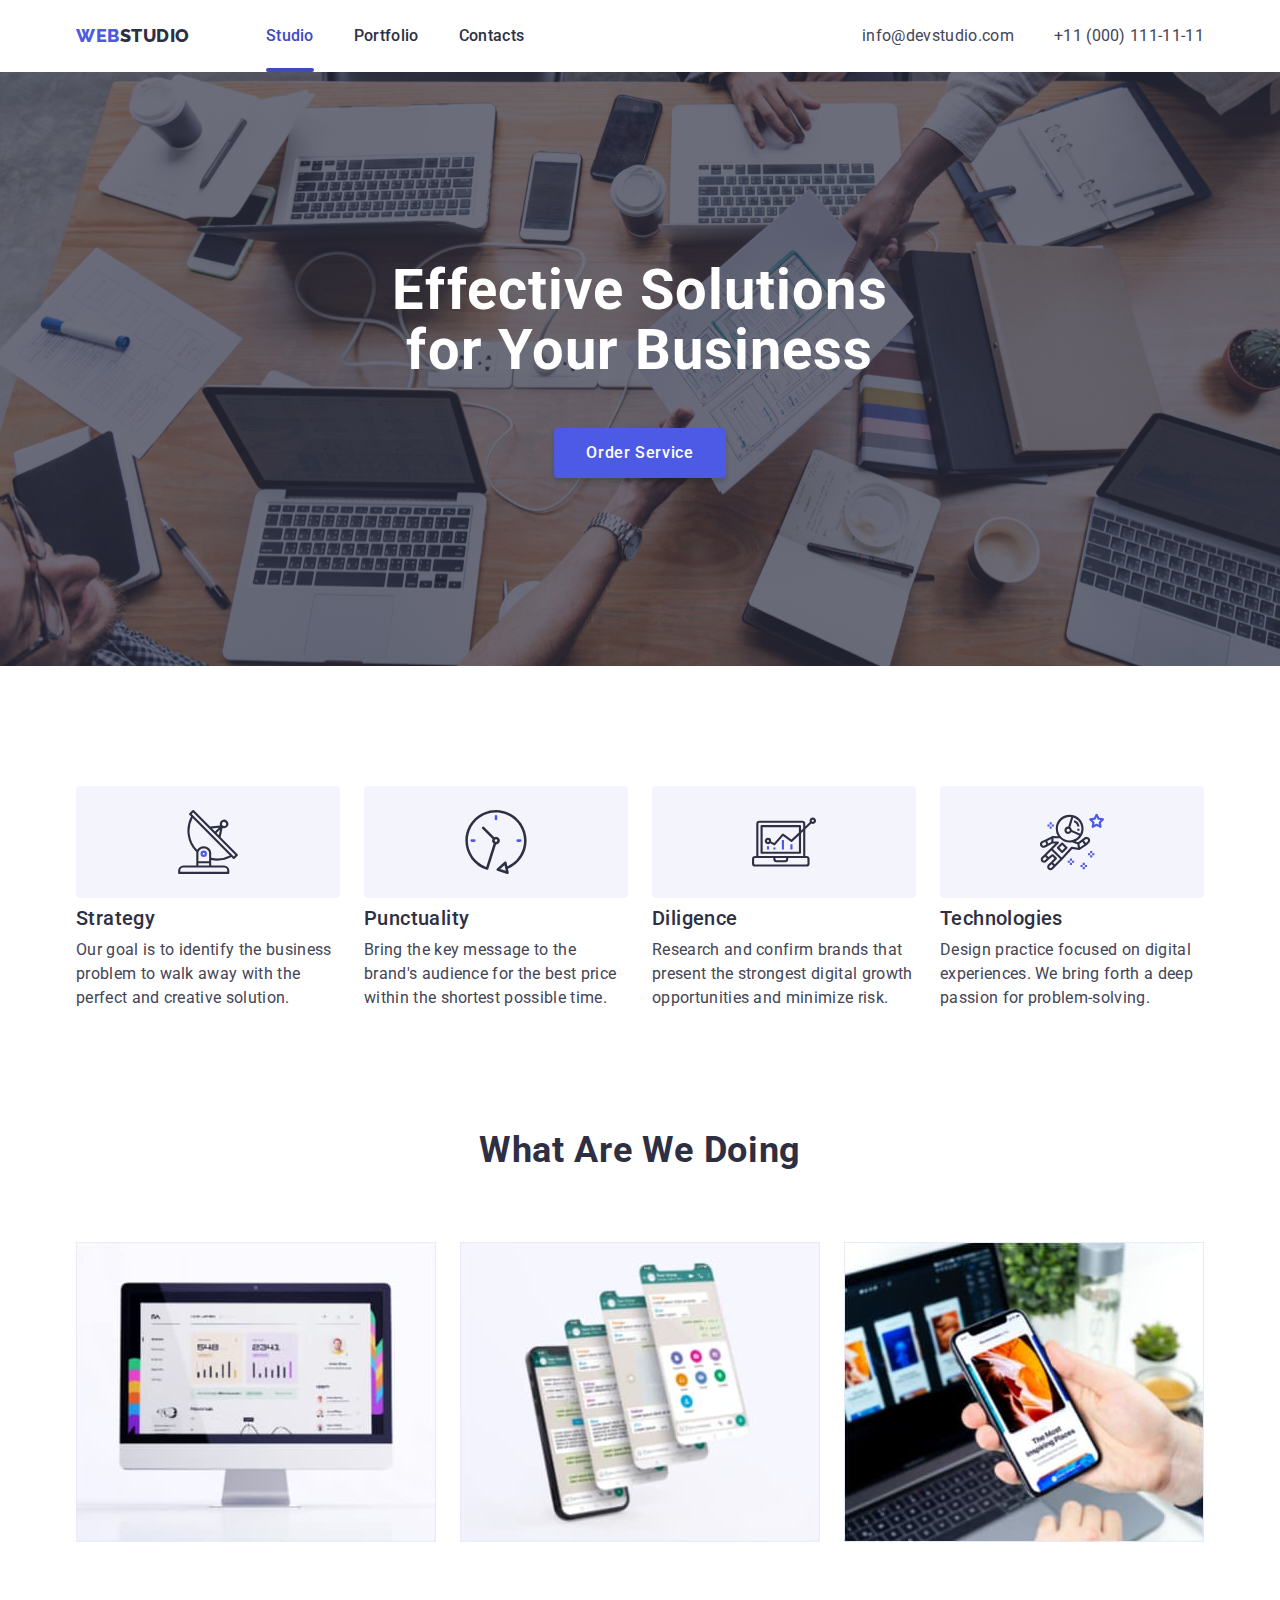
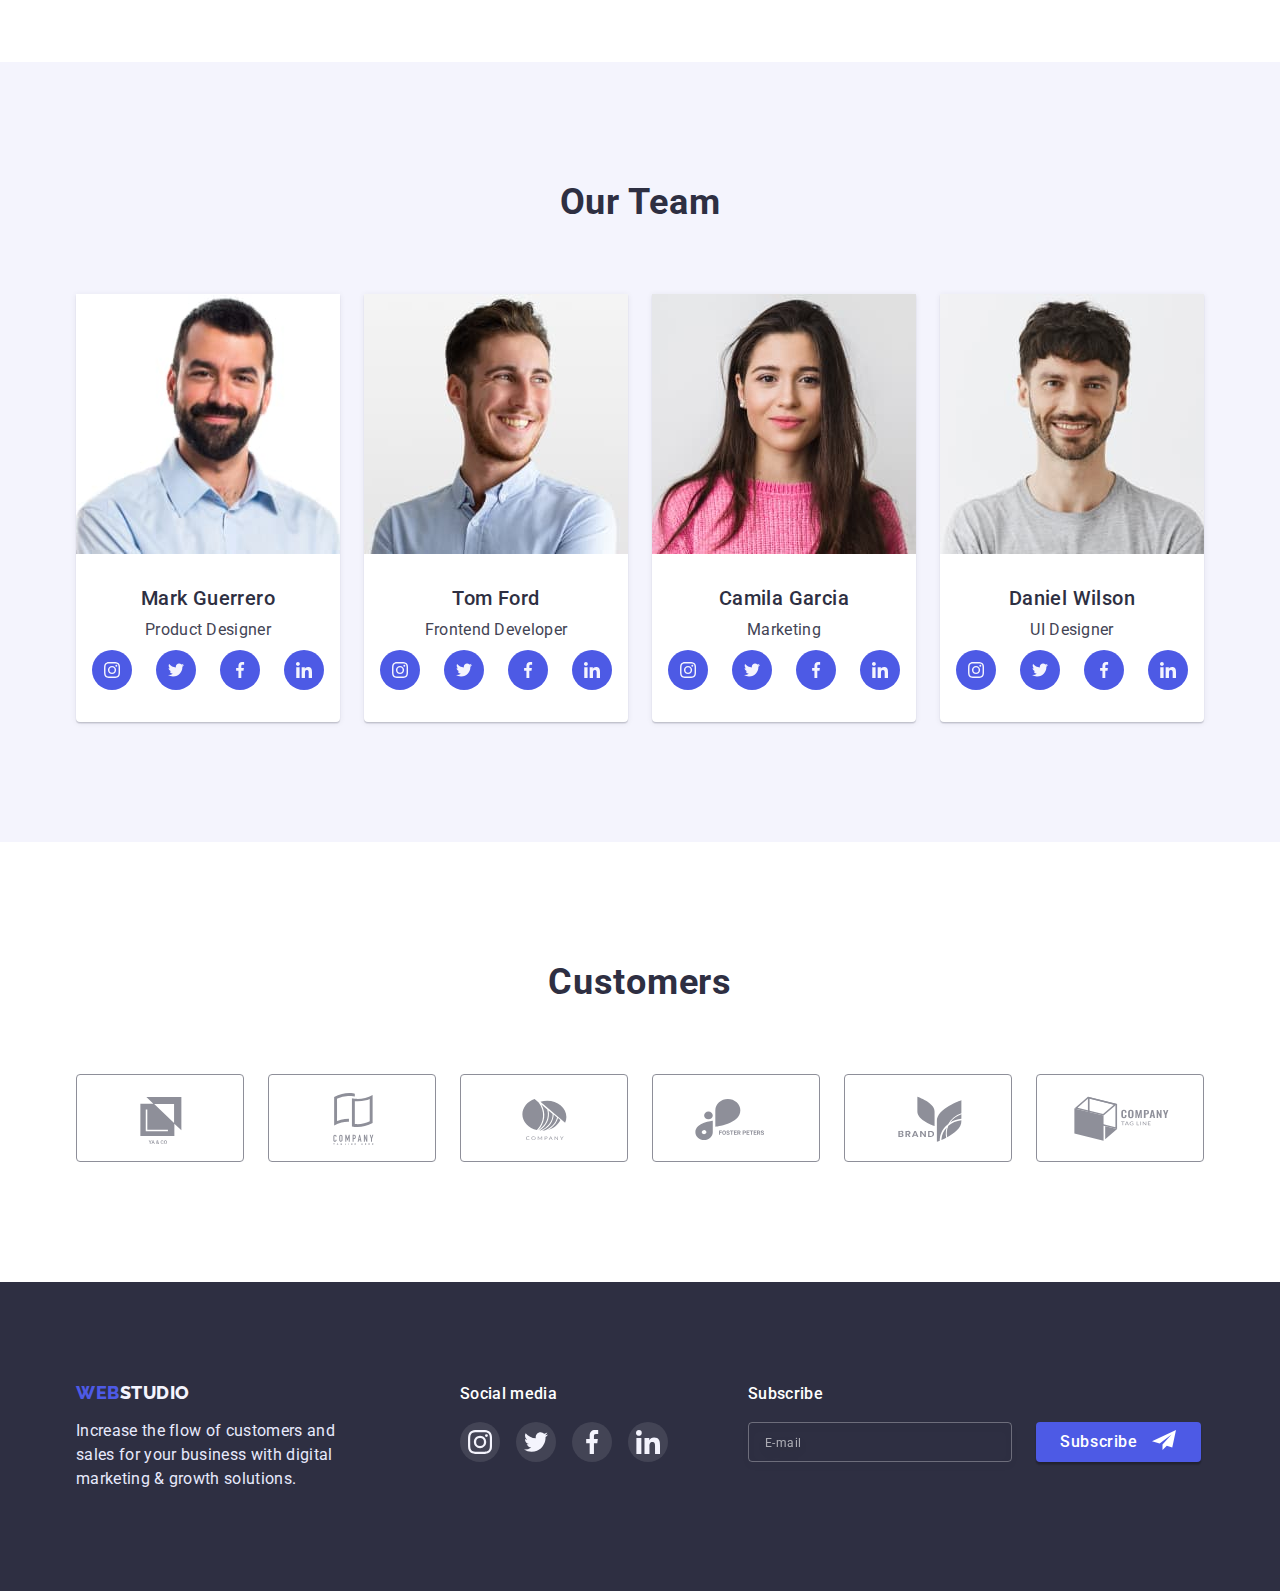
<file: index.html>
<!DOCTYPE html>
<html lang="en">
<head>
    <meta charset="UTF-8">
    <meta http-equiv="X-UA-Compatible" content="IE=edge">
    <meta name="viewport" content="width=device-width, initial-scale=1.0">
    <title>WebStudio</title>
    <!-- Modern normalize -->
    <link rel="stylesheet" href="https://cdn.jsdelivr.net/npm/modern-normalize@1.1.0/modern-normalize.min.css">
    <link rel="stylesheet" href="./css/styles.css">
    <!--Fonts-->
    <link rel="preconnect" href="https://fonts.googleapis.com">
    <link rel="preconnect" href="https://fonts.gstatic.com" crossorigin>
    <link href="https://fonts.googleapis.com/css2?family=Roboto:wght@400;500;700;900&display=swap" rel="stylesheet">
    
    <link href="https://fonts.googleapis.com/css2?family=Raleway:wght@800&display=swap" rel="stylesheet">
</head>
<body>
    <!--Header-->
    <header class="header">
        <div class="container header-wrapper">
            <nav class="header-nav">
                <a href="./index.html" class="logo">WEB<span class="logo-second-part">STUDIO</span></a>
                <ul class="header-pages">
                    <li><a href="./index.html" class="nav-link studio-underline current-page">Studio</a></li>
                    <li><a href="./portfolio.html" class="nav-link">Portfolio</a></li>
                    <li><a href="" class="nav-link">Contacts</a></li>
                </ul>
            </nav>
            <!--<address class="header-contacts">-->
                <ul class="contacts-list">
                    <li><a href="mailto:info@devstudio.com" class="contacts-link">info@devstudio.com</a></li>
                    <li><a href="tel:+110001111111" class="contacts-link">+11 (000) 111-11-11</a></li>
                </ul>
            <!--</address>-->
        </div>
    </header>
    <!--Main part of main page-->
    <main>
        <!--Hero section-->
        <section class="hero section">
            <div class="container">
                <h1 class="hero-title">Effective Solutions for Your Business</h1>
                <button type="button" class="hero-btn" data-modal-open>Order Service</button>
            </div>
        </section>
        <!--Description section-->
        <section class="features section">
            <div class="container">
                <h2 class="visually-hidden">Our description</h2>
                <ul class="features-list card-set">
                    <li class="features-list-item card-set-item">
                        <div class="features-wrapper">
                            <svg class="features-icon" width="64" height="64">
                                <use href="./images/icons.svg#antenna">
                                </use>
                            </svg>
                        </div>
                        <h3 class="section-subtitle">Strategy</h3>
                        <p class="section-desc">Our goal is to identify the business problem to walk away with the perfect and creative solution.</p>
                    </li>
                    <li class="features-list-item card-set- item">
                        <div class="features-wrapper">
                            <svg class="features-icon" width="64" height="64">
                                <use href="./images/icons.svg#clock">
                                </use>
                            </svg>
                        </div>
                        <h3 class="section-subtitle">Punctuality</h3>
                        <p class="section-desc">Bring the key message to the brand's audience for the best price within the shortest possible time.</p>
                    </li>
                    <li class="features-list-item card-set-item">
                        <div class="features-wrapper">
                            <svg class="features-icon" width="64" height="64">
                                <use href="./images/icons.svg#diagram">
                                </use>
                            </svg>
                        </div>
                        <h3 class="section-subtitle">Diligence</h3>
                        <p class="section-desc">Research and confirm brands that present the strongest digital growth opportunities and minimize risk.</p>
                    </li>
                    <li class="features-list-item card-set-item">
                        <div class="features-wrapper">
                            <svg class="features-icon" width="64" height="64">
                                <use href="./images/icons.svg#astronaut">
                                </use>
                            </svg>
                        </div>
                        <h3 class="section-subtitle">Technologies</h3>
                        <p class="section-desc">Design practice focused on digital experiences. We bring forth a deep passion for problem-solving.</p>
                    </li>
                </ul>
            </div>
        </section>
        <!--What to do section / About-->
        <section class="about section">
            <div class="container">
                <h2 class="section-title">What are we doing</h2>
                <ul class="about-list card-set">
                    <li class="about-item card-set-item"><img src="./images/doing/img1.jpg" alt="Websites" width="360" height="300"></li>
                    <li class="about-item card-set-item"><img src="./images/doing/img2.jpg" alt="Chats" width="360" height="300"></li>
                    <li class="about-item card-set-item"><img src="./images/doing/img3.jpg" alt="Mobile apps" width="360" height="300"></li>
                </ul>
            </div>
        </section>
        <!--Team section-->
        <section class="team section">
            <div class="container">
                <h2 class="section-title">Our Team</h2>
                <ul class="team-list card-set">
                    <li class="team-list-item card-set-item">
                        <img src="./images/team/img1.jpg" alt="Mark Guerrero" width="264" height="260" class="team-photo">
                        <div class="team-wrapper">
                            <h3 class="section-subtitle">Mark Guerrero</h3>
                            <p class="section-desc team-desc">Product Designer</p>
                            <ul class="socials team-socials">
                                <li class="socials-item">
                                    <a class="socials-link team-link" href="https://instagram.com" aria-label="Instagram" target="_blank"
                                        rel="noopener noreferrer">
                                        <svg class="socials-icon" width="16" height="16">
                                            <use href="./images/icons.svg#instagram"></use>
                                        </svg>
                                    </a>
                                </li>
                                <li class="socials-item">
                                    <a class="socials-link team-link" href="" aria-label="Twitter" target="_blank" rel="noopener noreferrer">
                                        <svg class="socials-icon" width="16" height="16">
                                            <use href="./images/icons.svg#twitter"></use>
                                        </svg>
                                    </a>
                                </li>
                                <li class="socials-item">
                                    <a class="socials-link team-link" href="" aria-label="Facebook" target="_blank" rel="noopener noreferrer">
                                        <svg class="socials-icon" width="16" height="16">
                                            <use href="./images/icons.svg#facebook"></use>
                                        </svg>
                                    </a>
                                </li>
                                <li class="socials-item">
                                    <a class="socials-link team-link" href="" aria-label="Linkedin" target="_blank" rel="noopener noreferrer">
                                        <svg class="socials-icon" width="16" height="16">
                                            <use href="./images/icons.svg#linkedin"></use>
                                        </svg>
                                    </a>
                                </li>
                            </ul>
                        </div>
                    </li>
                    <li class="team-list-item card-set-item">
                        <img src="./images/team/img2.jpg" alt="Tom Ford" width="264" height="260" class="team-photo">
                        <div class="team-wrapper">
                            <h3 class="section-subtitle">Tom Ford</h3>
                            <p class="section-desc team-desc">Frontend Developer</p>
                            <ul class="socials team-socials">
                                <li class="socials-item">
                                    <a class="socials-link team-link" href="https://instagram.com" aria-label="Instagram" target="_blank"
                                        rel="noopener noreferrer">
                                        <svg class="socials-icon" width="16" height="16">
                                            <use href="./images/icons.svg#instagram"></use>
                                        </svg>
                                    </a>
                                </li>
                                <li class="socials-item">
                                    <a class="socials-link team-link" href="" aria-label="Twitter" target="_blank" rel="noopener noreferrer">
                                        <svg class="socials-icon" width="16" height="16">
                                            <use href="./images/icons.svg#twitter"></use>
                                        </svg>
                                    </a>
                                </li>
                                <li class="socials-item">
                                    <a class="socials-link team-link" href="" aria-label="Facebook" target="_blank" rel="noopener noreferrer">
                                        <svg class="socials-icon" width="16" height="16">
                                            <use href="./images/icons.svg#facebook"></use>
                                        </svg>
                                    </a>
                                </li>
                                <li class="socials-item">
                                    <a class="socials-link team-link" href="" aria-label="Linkedin" target="_blank" rel="noopener noreferrer">
                                        <svg class="socials-icon" width="16" height="16">
                                            <use href="./images/icons.svg#linkedin"></use>
                                        </svg>
                                    </a>
                                </li>
                            </ul>
                        </div>
                    </li>
                    <li class="team-list-item card-set-item">
                        <img src="./images/team/img3.jpg" alt="Camila Garcia" width="264" height="260" class="team-photo">
                        <div class="team-wrapper">
                            <h3 class="section-subtitle">Camila Garcia</h3>
                            <p class="section-desc team-desc">Marketing</p>
                            <ul class="socials team-socials">
                                <li class="socials-item">
                                    <a class="socials-link team-link" href="https://instagram.com" aria-label="Instagram" target="_blank"
                                        rel="noopener noreferrer">
                                        <svg class="socials-icon" width="16" height="16">
                                            <use href="./images/icons.svg#instagram"></use>
                                        </svg>
                                    </a>
                                </li>
                                <li class="socials-item">
                                    <a class="socials-link team-link" href="" aria-label="Twitter" target="_blank" rel="noopener noreferrer">
                                        <svg class="socials-icon" width="16" height="16">
                                            <use href="./images/icons.svg#twitter"></use>
                                        </svg>
                                    </a>
                                </li>
                                <li class="socials-item">
                                    <a class="socials-link team-link" href="" aria-label="Facebook" target="_blank" rel="noopener noreferrer">
                                        <svg class="socials-icon" width="16" height="16">
                                            <use href="./images/icons.svg#facebook"></use>
                                        </svg>
                                    </a>
                                </li>
                                <li class="socials-item">
                                    <a class="socials-link team-link" href="" aria-label="Linkedin" target="_blank" rel="noopener noreferrer">
                                        <svg class="socials-icon" width="16" height="16">
                                            <use href="./images/icons.svg#linkedin"></use>
                                        </svg>
                                    </a>
                                </li>
                            </ul>
                        </div>
                    </li>
                    <li class="team-list-item card-set-item">
                        <img src="./images/team/img4.jpg" alt="Daniel Wilson" width="264" height="260" class="team-photo">
                        <div class="team-wrapper">
                            <h3 class="section-subtitle">Daniel Wilson</h3>
                            <p class="section-desc team-desc">UI Designer</p>
                            <ul class="socials team-socials">
                                <li class="socials-item">
                                    <a class="socials-link team-link" href="https://instagram.com" aria-label="Instagram" target="_blank"
                                        rel="noopener noreferrer">
                                        <svg class="socials-icon" width="16" height="16">
                                            <use href="./images/icons.svg#instagram"></use>
                                        </svg>
                                    </a>
                                </li>
                                <li class="socials-item">
                                    <a class="socials-link team-link" href="" aria-label="Twitter" target="_blank" rel="noopener noreferrer">
                                        <svg class="socials-icon" width="16" height="16">
                                            <use href="./images/icons.svg#twitter"></use>
                                        </svg>
                                    </a>
                                </li>
                                <li class="socials-item">
                                    <a class="socials-link team-link" href="" aria-label="Facebook" target="_blank" rel="noopener noreferrer">
                                        <svg class="socials-icon" width="16" height="16">
                                            <use href="./images/icons.svg#facebook"></use>
                                        </svg>
                                    </a>
                                </li>
                                <li class="socials-item">
                                    <a class="socials-link team-link" href="" aria-label="Linkedin" target="_blank" rel="noopener noreferrer">
                                        <svg class="socials-icon" width="16" height="16">
                                            <use href="./images/icons.svg#linkedin"></use>
                                        </svg>
                                    </a>
                                </li>
                            </ul>
                        </div>
                    </li>
                </ul>
            </div>
        </section>
        <!--Customers section-->
        <section class="customers section">
            <div class="container">
                <h2 class="section-title">Customers</h2>
                <ul class="cust-list">
                    <li class="cust-item">
                        <a class="cust-link" href="" aria-label="Company" target="_blank" rel="noopener noreferrer">
                            <svg class="cust-icon" width="104" height="56">
                                <use href="./images/icons.svg#logo-1"></use>
                            </svg>
                        </a>
                    </li>
                    <li class="cust-item">
                        <a class="cust-link" href="" aria-label="Company" target="_blank" rel="noopener noreferrer">
                            <svg class="cust-icon" width="104" height="56">
                                <use href="./images/icons.svg#logo-2"></use>
                            </svg>
                        </a>
                    </li>
                    <li class="cust-item">
                        <a class="cust-link" href="" aria-label="Company" target="_blank" rel="noopener noreferrer">
                            <svg class="cust-icon" width="104" height="56">
                                <use href="./images/icons.svg#logo-3"></use>
                            </svg>
                        </a>
                    </li>
                    <li class="cust-item">
                        <a class="cust-link" href="" aria-label="Company" target="_blank" rel="noopener noreferrer">
                            <svg class="cust-icon" width="104" height="56">
                                <use href="./images/icons.svg#logo-4"></use>
                            </svg>
                        </a>
                    </li>
                    <li class="cust-item">
                        <a class="cust-link" href="" aria-label="Company" target="_blank" rel="noopener noreferrer">
                            <svg class="cust-icon" width="104" height="56">
                                <use href="./images/icons.svg#logo-5"></use>
                            </svg>
                        </a>
                    </li>
                    <li class="cust-item">
                        <a class="cust-link" href="" aria-label="Company" target="_blank" rel="noopener noreferrer">
                            <svg class="cust-icon" width="104" height="56">
                                <use href="./images/icons.svg#logo-6"></use>
                            </svg>
                        </a>
                    </li>
                </ul>
            </div>
        </section>
    </main>
    <!--Footer-->
    <footer class="footer">
        <div class="container footer-flex">
            <div class="footer-desc">
                <a href="./index.html" class="footer-logo">WEB<span class="footer-second-color">STUDIO</span></a>
                <p class="footer-desc">Increase the flow of customers and sales for your business with digital marketing & growth solutions.</p>
            </div>
            <div class="footer-social">
                <h2 class="footer-subtitle">Social media</h2>
                <ul class="socials">
                    <li class="socials-item">
                        <a class="socials-link footer-link" href="https://instagram.com" aria-label="Instagram" target="_blank"
                            rel="noopener noreferrer">
                            <svg class="socials-icon" width="24" height="24">
                                <use href="./images/icons.svg#instagram"></use>
                            </svg>
                        </a>
                    </li>
                    <li class="socials-item">
                        <a class="socials-link footer-link" href="" aria-label="Twitter" target="_blank" rel="noopener noreferrer">
                            <svg class="socials-icon" width="24" height="24">
                                <use href="./images/icons.svg#twitter"></use>
                            </svg>
                        </a>
                    </li>
                    <li class="socials-item">
                        <a class="socials-link footer-link" href="" aria-label="Facebook" target="_blank" rel="noopener noreferrer">
                            <svg class="socials-icon" width="24" height="24">
                                <use href="./images/icons.svg#facebook"></use>
                            </svg>
                        </a>
                    </li>
                    <li class="socials-item">
                        <a class="socials-link footer-link" href="" aria-label="Linkedin" target="_blank" rel="noopener noreferrer">
                            <svg class="socials-icon" width="24" height="24">
                                <use href="./images/icons.svg#linkedin"></use>
                            </svg>
                        </a>
                    </li>
                </ul>
            </div>
            <div class="footer-subscribe">
                <p class="footer-subtitle">Subscribe</p>
                <form class="footer-form">
                    <label>
                        <input type="email" required placeholder="E-mail" class="footer-input" name="subscribe">
                    </label>
                    <button class="footer-btn" type="submit">Subscribe
                        <svg class="footer-btn-icon" width="24" height="20">
                          <use href="./images/icons.svg#subscribe"></use>
                        </svg>
                    </button>
                </form>
            </div>
        </div>
    </footer>
    <!--Modal-->
    <div class="backdrop is-hidden" data-modal>
        <div class="modal">
            <button class="modal-btn" type="button" data-modal-close >
                <svg class="modal-icon" width="8" height="8">
                  <use href="./images/icons.svg#cross"></use>
                </svg>
            </button>
            <strong class="modal-title">Leave your contacts and we will call you back</strong>

            <form class="modal-form" name="modal_form">
                <label class="modal-form-label" for="user_name">Name</label>
                <div class="modal-form-group">
                    <input class="modal-form-input" type="text" name="user_name" id="user_name" placeholder=" " required>
                    <svg class="modal-form-icon" width="18" height="24">
                      <use href="./images/icons.svg#person"></use>
                    </svg>
                </div>

                <label class="modal-form-label" for="user_phone">Phone</label>
                <div class="modal-form-group">
                    <input class="modal-form-input" type="text" name="user_phone" id="user_phone" placeholder=" " required>
                    <svg class="modal-form-icon" width="18" height="24">
                      <use href="./images/icons.svg#phone"></use>
                    </svg>
                </div>

                <label class="modal-form-label" for="user_mail">Email</label>
                <div class="modal-form-group">
                    <input class="modal-form-input" type="email" name="user_mail" id="user_mail" placeholder=" " required>
                    <svg class="modal-form-icon" width="18" height="24">
                      <use href="./images/icons.svg#mail"></use>
                    </svg>
                </div>

                <label class="modal-form-label" for="comment_area">Comment</label>
                <textarea class="modal-comment" cols="30" rows="10" name="comment_area" id="comment_area" placeholder="Text input"></textarea>

                <label class="modal-form-agree" for="checked_conditions">
                    <input class="modal-checkbox" type="checkbox" name="checked_conditions" id="checked_conditions" required>
                    <span class="modal-form-accept">
                        I accept the terms and conditions of the 
                        <a class="modal-form-link" href="">Privacy Policy</a>
                    </span>
                </label>
                <button class="modal-form-btn">Send</button>
            </form>
        </div>
    </div>

    <script src="./js/modal.js"></script>
</body>
</html>
</file>
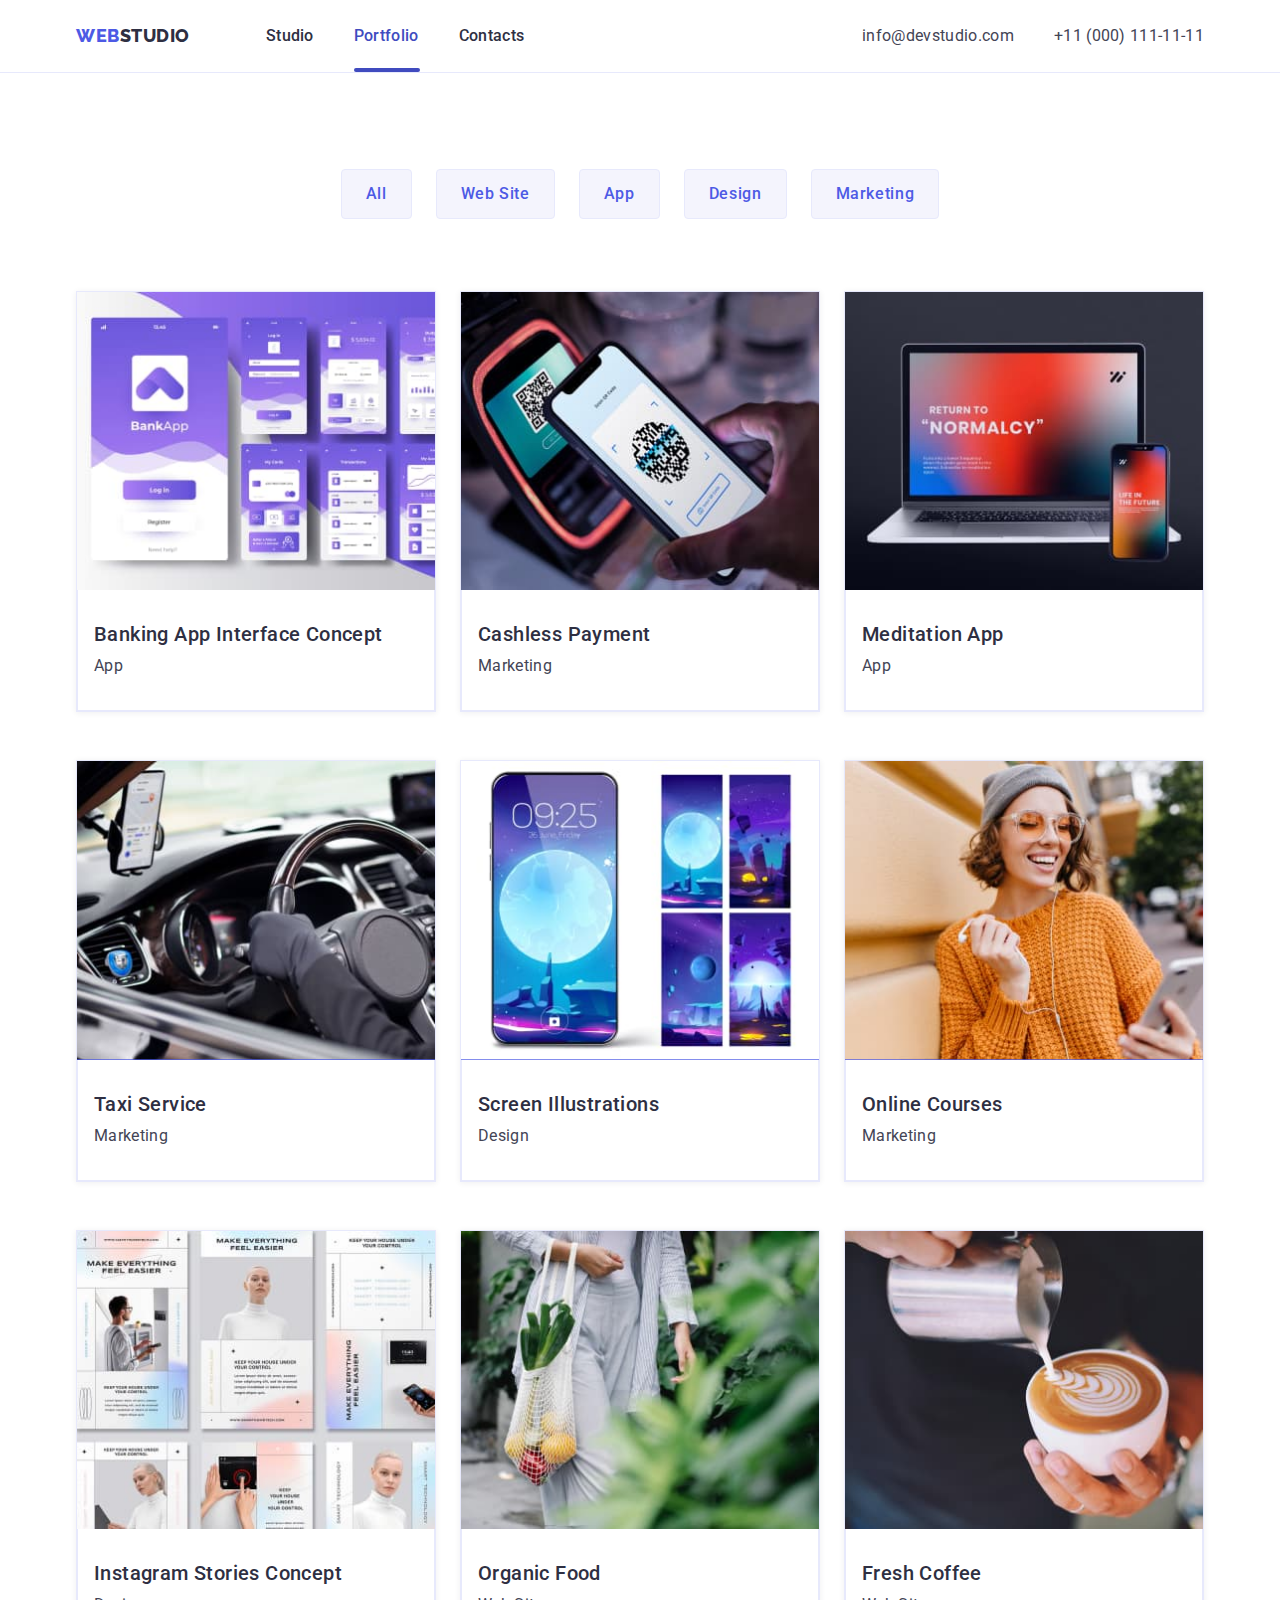
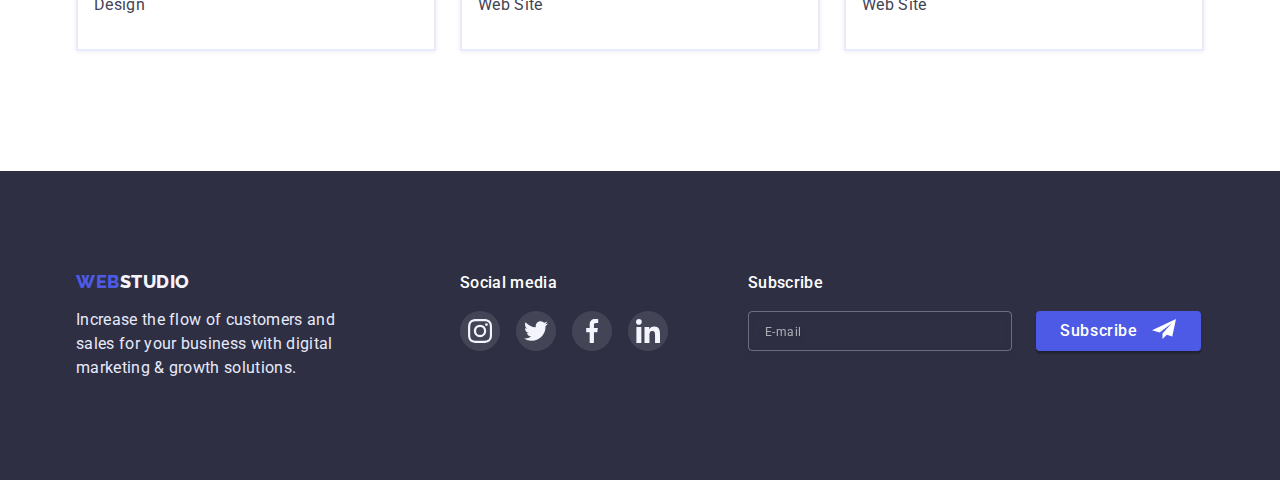
<file: portfolio.html>
<!DOCTYPE html>
<html lang="en">
<head>
    <meta charset="UTF-8">
    <meta http-equiv="X-UA-Compatible" content="IE=edge">
    <meta name="viewport" content="width=device-width, initial-scale=1.0">
    <title>Portfolio</title>
    <!-- Modern normalize -->
    <link rel="stylesheet" href="https://cdn.jsdelivr.net/npm/modern-normalize@1.1.0/modern-normalize.min.css">
    <link rel="stylesheet" href="./css/styles.css">
    <!--Fonts-->
    <link rel="preconnect" href="https://fonts.googleapis.com">
    <link rel="preconnect" href="https://fonts.gstatic.com" crossorigin>
    <link href="https://fonts.googleapis.com/css2?family=Roboto:wght@400;500;700;900&display=swap" rel="stylesheet">

    <link href="https://fonts.googleapis.com/css2?family=Raleway:wght@800&display=swap" rel="stylesheet">
</head>
<body>
    <!--Header-->
    <header class="header header-portfolio">
        <div class="container header-wrapper">
            <nav class="header-nav">
                <a href="./index.html" class="logo">WEB<span class="logo-second-part">STUDIO</span></a>
                <ul class="header-pages">
                    <li><a href="./index.html" class="nav-link">Studio</a></li>
                    <li><a href="./portfolio.html" class="nav-link current-page portfolio-underline">Portfolio</a></li>
                    <li><a href="" class="nav-link">Contacts</a></li>
                </ul>
            </nav>
            <!--<address class="header-contacts">-->
            <ul class="contacts-list">
                <li><a href="mailto:info@devstudio.com" class="contacts-link">info@devstudio.com</a></li>
                <li><a href="tel:+110001111111" class="contacts-link">+11 (000) 111-11-11</a></li>
            </ul>
            <!--</address>-->
        </div>
    </header>
    <!--Portfolio main page-->
    <main>
        <!--Categories list section-->
        <section class="categories-section section">
            <div class="container">
                <h1 hidden>Categories</h1>
                <ul class="ctg-list">
                    <li class="ctg-list-item"><button type="button" class="ctg-btn">All</button></li>
                    <li class="ctg-list-item"><button type="button" class="ctg-btn">Web Site</button></li>
                    <li class="ctg-list-item"><button type="button" class="ctg-btn">App</button></li>
                    <li class="ctg-list-item"><button type="button" class="ctg-btn">Design</button></li>
                    <li class="ctg-list-item"><button type="button" class="ctg-btn">Marketing</button></li>
                </ul>
                <ul class="list card-set">
                    <li class="list-item card-set-item">
                        <a href="" class="card-link">
                            <div class="portfolio-overlay-div">
                                <img src="./images/portfolio/img1.jpg" alt="Banking App Interface Concept" width="360" height="300" class="image">
                                <p class="portfolio-card-overlay">14 Stylish and User-Friendly App Design Concepts · Task Manager App · Calorie Tracker App · Exotic Fruit Ecommerce App · Cloud Storage App</p>
                            </div>
                            <div class="cards-wrapper">
                                <h2 class="section-subtitle">Banking App Interface Concept</h2>
                                <p class="section-desc">App</p>
                            </div>
                        </a>
                    </li>
                    <li class="list-item card-set-item">
                        <a href="" class="card-link">
                            <div class="portfolio-overlay-div">
                                <img src="./images/portfolio/img2.jpg" alt="Cashless Payment" width="360" height="300" class="image">
                                <p class="portfolio-card-overlay">14 Stylish and User-Friendly App Design Concepts · Task Manager App · Calorie Tracker App · Exotic Fruit Ecommerce App · Cloud Storage App</p>
                            </div>
                            <div class="cards-wrapper">
                                <h2 class="section-subtitle">Cashless Payment</h2>
                                <p class="section-desc">Marketing</p>
                            </div>
                        </a>
                    </li>
                    <li class="list-item card-set-item">
                        <a href="" class="card-link">
                            <div class="portfolio-overlay-div">
                                <img src="./images/portfolio/img3.jpg" alt="Meditation App" width="360" height="300" class="image">
                                <p class="portfolio-card-overlay">14 Stylish and User-Friendly App Design Concepts · Task Manager App · Calorie Tracker App · Exotic Fruit Ecommerce App · Cloud Storage App</p>
                            </div>
                            <div class="cards-wrapper">
                                <h2 class="section-subtitle">Meditation App</h2>
                                <p class="section-desc">App</p>
                            </div>
                        </a>
                    </li>
                    <li class="list-item card-set-item">
                        <a href="" class="card-link">
                            <div class="portfolio-overlay-div">
                                <img src="./images/portfolio/img4.jpg" alt="Taxi Service" width="360" height="300" class="image">
                                <p class="portfolio-card-overlay">14 Stylish and User-Friendly App Design Concepts · Task Manager App · Calorie Tracker App · Exotic Fruit Ecommerce App · Cloud Storage App</p>
                            </div>
                            <div class="cards-wrapper">
                                <h2 class="section-subtitle">Taxi Service</h2>
                                <p class="section-desc">Marketing</p>
                            </div>
                        </a>
                    </li>
                    <li class="list-item card-set-item">
                        <a href="" class="card-link">
                            <div class="portfolio-overlay-div">
                                <img src="./images/portfolio/img5.jpg" alt="Screen Illustrations" width="360" height="300" class="image">
                                <p class="portfolio-card-overlay">14 Stylish and User-Friendly App Design Concepts · Task Manager App · Calorie Tracker App · Exotic Fruit Ecommerce App · Cloud Storage App</p>
                            </div>
                            <div class="cards-wrapper">
                                <h2 class="section-subtitle">Screen Illustrations</h2>
                                <p class="section-desc">Design</p>
                            </div>
                        </a>
                    </li>
                    <li class="list-item card-set-item">
                        <a href="" class="card-link">
                            <div class="portfolio-overlay-div">
                                <img src="./images/portfolio/img6.jpg" alt="Online Courses" width="360" height="300" class="image">
                                <p class="portfolio-card-overlay">14 Stylish and User-Friendly App Design Concepts · Task Manager App · Calorie Tracker App · Exotic Fruit Ecommerce App · Cloud Storage App</p>
                            </div>
                            <div class="cards-wrapper">
                                <h2 class="section-subtitle">Online Courses</h2>
                                <p class="section-desc">Marketing</p>
                            </div>
                        </a>
                    </li>
                    <li class="list-item card-set-item">
                        <a href="" class="card-link">
                            <div class="portfolio-overlay-div">
                                <img src="./images/portfolio/img7.jpg" alt="Instagram Stories Concept" width="360" height="300" class="image">
                                <p class="portfolio-card-overlay">14 Stylish and User-Friendly App Design Concepts · Task Manager App · Calorie Tracker App · Exotic Fruit Ecommerce App · Cloud Storage App</p>
                            </div>
                            <div class="cards-wrapper">
                                <h2 class="section-subtitle">Instagram Stories Concept</h2>
                                <p class="section-desc">Design</p>
                            </div>
                        </a>
                    </li>
                    <li class="list-item card-set-item">
                        <a href="" class="card-link">
                            <div class="portfolio-overlay-div">
                                <img src="./images/portfolio/img8.jpg" alt="Organic Food" width="360" height="300" class="image">
                                <p class="portfolio-card-overlay">14 Stylish and User-Friendly App Design Concepts · Task Manager App · Calorie Tracker App · Exotic Fruit Ecommerce App · Cloud Storage App</p>
                            </div>
                            <div class="cards-wrapper">
                                <h2 class="section-subtitle">Organic Food</h2>
                                <p class="section-desc">Web Site</p>
                            </div>
                        </a>
                    </li>
                    <li class="list-item card-set-item">
                        <a href="" class="card-link">
                            <div class="portfolio-overlay-div">
                                <img src="./images/portfolio/img9.jpg" alt="Fresh Coffee" width="360" height="300" class="image">
                                <p class="portfolio-card-overlay">14 Stylish and User-Friendly App Design Concepts · Task Manager App · Calorie Tracker App · Exotic Fruit Ecommerce App · Cloud Storage App</p>
                            </div>
                            <div class="cards-wrapper">
                                <h2 class="section-subtitle">Fresh Coffee</h2>
                                <p class="section-desc">Web Site</p>
                            </div>
                        </a>
                    </li>
                </ul>
            </div>
        </section>
    </main>
    <footer class="footer">
        <div class="container footer-flex">
            <div class="footer-desc">
                <a href="./index.html" class="footer-logo">WEB<span class="footer-second-color">STUDIO</span></a>
                <p class="footer-desc">Increase the flow of customers and sales for your business with digital marketing & growth solutions.</p>
            </div>
            <div class="footer-social">
                <h2 class="footer-subtitle">Social media</h2>
                <ul class="socials">
                    <li class="socials-item">
                        <a class="socials-link footer-link" href="https://instagram.com" aria-label="Instagram" target="_blank"
                            rel="noopener noreferrer">
                            <svg class="socials-icon" width="24" height="24">
                                <use href="./images/icons.svg#instagram"></use>
                            </svg>
                        </a>
                    </li>
                    <li class="socials-item">
                        <a class="socials-link footer-link" href="" aria-label="Twitter" target="_blank" rel="noopener noreferrer">
                            <svg class="socials-icon" width="24" height="24">
                                <use href="./images/icons.svg#twitter"></use>
                            </svg>
                        </a>
                    </li>
                    <li class="socials-item">
                        <a class="socials-link footer-link" href="" aria-label="Facebook" target="_blank" rel="noopener noreferrer">
                            <svg class="socials-icon" width="24" height="24">
                                <use href="./images/icons.svg#facebook"></use>
                            </svg>
                        </a>
                    </li>
                    <li class="socials-item">
                        <a class="socials-link footer-link" href="" aria-label="Linkedin" target="_blank" rel="noopener noreferrer">
                            <svg class="socials-icon" width="24" height="24">
                                <use href="./images/icons.svg#linkedin"></use>
                            </svg>
                        </a>
                    </li>
                </ul>
            </div>
            <div class="footer-subscribe">
                <p class="footer-subtitle">Subscribe</p>
                <form class="footer-form">
                    <label>
                        <input type="email" required placeholder="E-mail" class="footer-input" name="subscribe">
                    </label>
                    <button class="footer-btn" type="submit">Subscribe
                        <svg class="footer-btn-icon" width="24" height="20">
                          <use href="./images/icons.svg#subscribe"></use>
                        </svg>
                    </button>
                </form>
            </div>
        </div>
    </footer>
</body>
</html>
</file>
<file: css/styles.css>
:root {
    /* Font */
    --main-font: 'Roboto', sans-serif;
    --title-font: 'Raleway', sans-serif;

    /* Text colors  */
    --white-color: #ffffff;
    --white-60: rgba(255, 255, 255, 0.6);
    --white-30: rgba(255, 255, 255, 0.3);
    --modal-white: #FCFCFC;
    --text-navyblue: #2E2F42;
    --text-slate: #434455;
    --activate-iris: #4D5AE5;
    --pressed-ocean: #404BBF;
    --success-green-100: rgb(49, 208, 170);
    --success-green-75: rgb(49, 208, 170, 0.75);
    --success-green-50: rgb(49, 208, 170, 0.5);
    --success-green-10: rgba(49, 208, 170, 0.102);
    --light-slate: #8E8F99;
    --accent: #E7E9FC;
    --navyblue-modal: rgb(46, 47, 66, 0.4);
    --form-border-20: rgba(33, 33, 33, 0.2);
    --placeholder-text: rgba(117, 117, 117, 0.5);
    --checkbox-text: #757575;


    /* Background colors */
    --bg-light-cloud: #F4F4FD;
    --bg-hero-gray: rgba(46, 47, 66, 0.7);
    --link-dark-bd: rgba(255, 255, 255, 0.1);
    /* Card set */
    --indent: 24px;
    --items: 4;
    /*Other*/
    --anim: 250ms cubic-bezier(0.4, 0, 0.2, 1);
}

/* reset start */
h1,
h2,
h3,
h4,
h5,
h6,
p {
    margin: 0;
}

ul {
    margin: 0;
    padding: 0;
    list-style: none;
}

a {
    color: currentColor;
    text-decoration: none;
}

button {
    cursor: pointer;
}

img {
    display: block;
}

.visually-hidden {
    position: absolute;
    width: 1px;
    height: 1px;
    margin: -1px;
    border: 0;
    padding: 0;

    white-space: nowrap;
    clip-path: inset(100%);
    clip: rect(0 0 0 0);
    overflow: hidden;
}

/* reset end */

/* Base styles */
body{
    font-family: var(--main-font);
    background-color: var(--white-color);
    font-size: 16px;
}

button{
    box-shadow: 0px 3px 1px rgba(0, 0, 0, 0.1), 0px 2px 1px rgba(0, 0, 0, 0.08), 0px 2px 2px rgba(0, 0, 0, 0.12);
    border-radius: 4px;
    border-width: 0;
    
    cursor: pointer;
    transition: background-color var(--anim);
}
button:hover,button:focus{
    background-color: var(--pressed-ocean);
}

.section {
    padding-top: 120px;
    padding-bottom: 120px;
    /*outline: 2px solid blueviolet;
    outline-offset: -2px;*/
}

.container {
    width: 1158px;
    padding-left: 15px;
    padding-right: 15px;
    margin-left: auto;
    margin-right: auto;

    /*outline: 2px solid red;
    outline-offset: -2px;*/
}

/* Card set / grid*/

.card-set {
    display: flex;
    flex-wrap: wrap;

    gap: var(--indent);
}

.card-set-item {
    flex-basis: calc((100% - (var(--indent) * (var(--items) - 1))) / var(--items));
}

/*Header*/
.header{
    padding-top: 24px;
    padding-bottom: 24px;
    position: relative;
}
.header-portfolio {
    border-bottom: 1px solid var(--accent);
}
.header-wrapper {
    display: flex;
    align-items: center;

}
.header-nav {
    display: flex;
    align-items: center;
    line-height: 1.5;
    letter-spacing: 0.02em;

    color: var(--text-navyblue);
    margin-right: auto;
}

.logo{
    font-family: var(--title-font);
    font-weight: 800;
    font-size: 18px;
    line-height: calc(24 / 18);
    letter-spacing: 0.03em;

    color: var(--activate-iris);
    margin-right: 76px;
}

.logo-second-part {
    color: var(--text-navyblue);
}

.nav-link {
    display: block;
    font-weight: 500;
    line-height: 1.5;
    letter-spacing: 0.02em;

    color: var(--text-navyblue);
    transition: color var(--anim);
}
.nav-link:hover,
.nav-link:focus {
    color: var(--pressed-ocean)
}

.current-page {
    color: var(--pressed-ocean);
}

.studio-underline::after, .portfolio-underline::after {
    content: "";
    position: absolute;
    bottom: 0;

    display: block;
    width: 48px;
    height: 4px;

    background-color: var(--pressed-ocean);
    border-radius: 2px;
}

.portfolio-underline::after {
    width: 66px;
}

.header-pages {
    display: flex;
    align-items: center;
    gap: 40px;
}

.contacts-list {
    display: flex;
    gap: 40px;
}

.contacts-link {
    font-style: normal;
    line-height: 1.5;
    letter-spacing: 0.02em;

    color: var(--text-slate);
    transition: color var(--anim);
}

.contacts-link:hover,
.contacts-link:focus {
    color: var(--pressed-ocean)
}

/*Footer*/
.footer {
    padding-top: 100px;
    padding-bottom: 100px;
    background-color: var(--text-navyblue);
}

.footer-logo {
    display: block;
    font-family: var(--title-font);
    font-weight: 800;
    font-size: 18px;
    line-height: calc(21 / 18);

    align-items: center;
    letter-spacing: 0.03em;

    color: var(--activate-iris);
    margin-bottom: 16px;
}

.footer-second-color {
    color: var(--bg-light-cloud);
}

.footer-desc {
    width: 264px;
    line-height: 1.5;
    letter-spacing: 0.02em;
    color: var(--accent);
}

.footer-flex {
    display: flex;
    align-items: baseline;
}
.footer-desc {
    margin-right: 120px;
}

.footer-subtitle {
    margin-bottom: 16px;

    font-weight: 500;
    font-size: 16px;
    line-height: 1.5;
    letter-spacing: 0.02em;

    color: var(--white-color);
}
.footer-social {
    margin-right: 80px;
}
.socials {
    display: flex;
    gap: 16px;
}

.footer-link {
    transition: background-color var(--anim);
}

.socials-item {}

.socials-link {
    display: flex;
    justify-content: center;
    align-items: center;
    width: 40px;
    height: 40px;
    background-color: var(--link-dark-bd);
    border-radius: 50%;
}

.footer-link:hover, .footer-link:focus {
    background-color: var(--success-green-100);
}

/*Footer form subscribe*/

.section-subtitle {
}
.footer-form {
    display: flex;
    gap: 24px;
}
.footer-input {
    padding: 0px 16px;
    font-size: 14px;
    line-height: 200%;
    letter-spacing: 0.04em;
    color: var(--white-color);
    width: 264px;
    height: 40px;
    border: 1px solid var(--white-30);
    border-radius: 4px;
    background-color: transparent;
    filter: drop-shadow(0px 4px 4px rgba(0, 0, 0, 0.15));
}
.footer-input::placeholder {
    font-size: 12px;
    line-height: 200%;
    letter-spacing: 0.04em;
    color: var(--white-60);
}
.footer-input:focus::placeholder {
    display: block;
    color: var(--white-color);
}
.footer-btn {
    display: block;
    position: relative;
    width: 165px;
    height: 40px;
    padding: 8px 24px;
    

    font-weight: 500;
    font-size: 16px;
    line-height: 1.5;
    letter-spacing: 0.04em;
    color: var(--white-color);

    background-color: var(--activate-iris);
    border-radius: 4px;
    text-align: left;
    transition: background-color var(--anim);
}
.footer-btn-icon {
    position: absolute;
    top: 8px;
    left: 116px;
}

/* Index HTML Main page*/

/*Main page - Hero section*/
.hero {
    text-align: center;
    padding-top: 188px;
    padding-bottom: 188px;
    background: linear-gradient(rgba(46, 47, 66, 0.7), rgba(46, 47, 66, 0.7)) ,url(../images/hero/hero-bg.jpg);
    background-repeat: no-repeat;
    max-width: 1440px;
    margin: 0 auto;
}

.hero-title {
    max-width: 500px;
    margin-bottom: 48px;
    margin-left: auto;
    margin-right: auto;

    font-size: 56px;
    line-height: calc(60 / 56);
    letter-spacing: 0.02em;

    color: var(--white-color);
}

.hero-btn {
    padding: 16px 32px;
    margin: 0 auto;

    font-weight: 500;
    font-size: 16px;
    letter-spacing: 0.04em;

    background: var(--activate-iris);
    box-shadow: 0px 4px 4px rgba(0, 0, 0, 0.15);

    color: var(--white-color);
}
.hero-btn:hover, .hero-btn:active{
    background-color: var(--pressed-ocean);
}
/*Main page - Features section*/
.features {
    padding-bottom: 0;
}

.features-title {}

.features-list {
}

.features-list-item {
    flex-basis: 264px;
}

.features-wrapper {
    margin-bottom: 8px;
    height: 112px;
    display: flex;
    justify-content: center;
    align-items: center;

    border-radius: 4px;
    background-color: var(--bg-light-cloud);
}

.features-icon {
}

.section-subtitle {
    margin-bottom: 8px;

    font-weight: 500;
    font-size: 20px;
    line-height: calc(24 / 20);
    letter-spacing: 0.02em;

    color: var(--text-navyblue);
}

.section-desc {
    line-height: 1.5;
    letter-spacing: 0.02em;
    color: var(--text-slate);
}
/*Main page - About section*/
.about {}

.section-title{
    margin-bottom: 72px;

    font-size: 36px;
    text-transform: capitalize;
    line-height: calc(40 / 36);
    letter-spacing: 0.02em;
    text-align: center;
    color: var(--text-navyblue);
}

.about-list {
    --items: 3;
}

.about-item {}

/*Main page - Team section*/
.team {
    background-color: var(--bg-light-cloud);
}

.team-list-item {
    background: var(--white-color);
    box-shadow: 0px 1px 6px rgba(46, 47, 66, 0.08), 0px 1px 1px rgba(46, 47, 66, 0.16), 0px 2px 1px rgba(46, 47, 66, 0.08);
    border-radius: 0px 0px 4px 4px;
}

.team-wrapper {
    padding: 32px 16px;
}

.team-desc {
    margin-bottom: 8px;
}

.team-list-item {
    text-align: center;
}

.team-photo {}

.team-position {
    font-weight: 400;
    font-size: 16px;
    line-height: 1.5;
    letter-spacing: 0.02em;

    color: var(--text-slate);
}

/* Socials team*/
.team-socials {
    gap:24px;
}
.team-link {
    background-color: var(--activate-iris);
    border-radius: 50%;
    transition: background-color var(--anim);
}
.team-link:hover, .team-link:focus {
    background-color: var(--pressed-ocean);
}

/* Customers section*/

.cust-list {
    display: flex;
    justify-content: center;
    gap: 24px;
}

.cust-item {
    width: 168px;
    height: 88px;
}

.cust-link {
    display: flex;
    justify-content: center;
    align-items: center;
    width: 100%;
    height: 100%;

    color: var(--light-slate);
    border: 1px solid var(--light-slate);
    border-radius: 4px;
    transition: color var(--anim), border-color var(--anim);
}

.cust-link:hover, .cust-link:focus {
    color: var(--pressed-ocean);
    border-color: var(--pressed-ocean);
}
.cust-icon {
    fill: currentColor;
}

/*Portfolio - Catalog section*/

.categories-section {
    padding-top: 96px;
}

.ctg-list {
    display: flex;
    align-items: center;
    justify-content: center;
    gap: 24px;

    margin-bottom: 72px;
}

.ctg-list-item {}

.ctg-btn {
    padding: 12px 24px;

    font-weight: 500;
    font-size: 16px;
    line-height: 1.5;

    letter-spacing: 0.04em;

    box-shadow: none;

    background: var(--bg-light-cloud);
    color: var(--activate-iris);
    border: 1px solid var(--accent);
    transition: color var(--anim), box-shadow var(--anim), background-color var(--anim);
}

.ctg-btn:hover,
.ctg-btn:focus {
    color: white;
    box-shadow: 0px 3px 1px rgba(0, 0, 0, 0.1), 0px 2px 1px rgba(0, 0, 0, 0.08), 0px 2px 2px rgba(0, 0, 0, 0.12);
}

.cards-wrapper {
    background-color: var(--white-color);
    border: 1px solid var(--accent);
    border-top: none;

    padding: 32px 0px 32px 16px;
}

.list {
    row-gap: 48px;
}

.list-item {
    flex-basis: calc((100% - 48px) / 3);
    border: 1px solid #E7E9FC;
    box-shadow: 0px 1px 6px rgba(46, 47, 66, 0.08);
}

.card-link {
    transition: box-shadow var(--anim);
}

.card-link:hover,
.card-link:focus {
    display: block;
    box-shadow: 0px 1px 6px rgba(46, 47, 66, 0.08), 0px 1px 1px rgba(46, 47, 66, 0.16), 0px 2px 1px rgba(46, 47, 66, 0.08);
}

img {
    display: block;
    max-width: 100%;
    height: auto;
}

/*Overlay card*/
.portfolio-overlay-div{
    position: relative;
    overflow: hidden;
}

.portfolio-card-overlay{
    background-color: var(--activate-iris);
    font-size: 16px;
    line-height: 1.5;
    letter-spacing: 0.02em;
    padding-left: 32px;
    padding-right: 32px;
    padding-top: 40px;
    color: #F4F4FD;
    position: absolute;
    left: 0;
    top: 0;
    width: 100%;
    height: 100%;
    overflow: auto;
    transform: translate(0, 100%);
    transition: transform var(--anim);

}

.card-link:hover .portfolio-card-overlay,
.card-link:focus .portfolio-card-overlay{
    transform: translate(0, 0);
}

/*Modal*/
.backdrop {
    position: fixed;
    top: 0;
    left: 0;
    z-index: 1000;
    width: 100%;
    height: 100%;
    background-color: var(--navyblue-modal);

    transition: opacity 400ms ease, visibility 400ms ease;
}

.backdrop.is-hidden {
    opacity: 0;
    visibility: hidden;
    pointer-events: none;
}
.backdrop.is-hidden .modal {
    transform: translateX(-50%) translateY(-70%);
    opacity: 0;

    transition-delay: 200ms;
}
.modal {
    position: absolute;
    top: 50%;
    left: 50%;
    transform: translate(-50%, -50%);
    width: 408px;
    min-height: 576px;
    padding: 72px 24px 24px;
    background: var(--modal-white);
    box-shadow: 0px 1px 1px rgba(0, 0, 0, 0.14), 0px 1px 3px rgba(0, 0, 0, 0.12), 0px 2px 1px rgba(0, 0, 0, 0.2);
    border-radius: 4px;

    transition: transform 400ms ease 200ms, opacity 400ms ease 200ms;
}
.modal-btn {
    display: flex;
    align-items: center;
    justify-content: center;
    position: absolute;
    top: 24px;
    right: 24px;
    width: 24px;
    height: 24px;
    background: var(--accent);
    border: 1px solid rgba(0, 0, 0, 0.1);
    border-radius: 50%;
    box-shadow: none;

    transition: background-color var(--anim), fill var(--anim);
}
.modal-btn:hover>.modal-icon, .modal-btn:focus>.modal-icon {
    fill: var(--white-color);
}
.modal-icon {
    fill: black;
}

/*Modal form*/

.modal-title {
    display: block;
    text-align: center;
    margin-bottom: 14px;

    font-weight: 500;
    font-size: 16px;
    line-height: 1.5;
   
    letter-spacing: 0.02em;
    color: var(--text-navyblue);
}
.modal-form {
}
.modal-form-label {
    display: block;
    font-size: 12px;
    line-height: calc(14 / 12);
    letter-spacing: 0.01em;
    color: var(--light-slate);
    margin-bottom: 4px;
}
.modal-form-group {
    position: relative;
    margin-bottom: 8px;
}
.modal-form-input {
    outline: transparent;
    width: 100%;
    height: 40px;
    padding: 8px 40px;

    border: 1px solid rgba(33, 33, 33, 0.2);
    border-radius: 4px;
    transition: fill var(--anim), border-color var(--anim);
}

.modal-form-input:focus, .modal-comment:focus, .modal-form-input:not(:placeholder-shown), .modal-comment:not(:placeholder-shown) {
    border-color: var(--activate-iris);

}
.modal-form-input:focus + .modal-form-icon, .modal-form-input:not(:placeholder-shown) + .modal-form-icon {
    fill: var(--activate-iris);
}
.modal-form-icon {
    position: absolute;
    top: 9px;
    left: 16px;
    pointer-events: none;
    fill: var(--text-navyblue);
    transition: fill var(--anim);
}
.modal-comment {
    outline: transparent;
    width: 100%;
    height: 120px;
    padding: 8px 16px;
    margin-bottom: 12px;

    border: 1px solid var(--form-border-20);
    border-radius: 4px;
    resize: none;

    font-size: 12px;
    line-height: calc(16 / 12);
    letter-spacing: 0.04em;

    color: var(--text-navyblue);
    transition: border-color var(--anim);
}
.modal-comment::placeholder {
    font-weight: 500;
    font-size: 12px;
    line-height: calc(16 / 12);
    letter-spacing: 0.04em;

    color: var(--placeholder-text);

}

.modal-form-agree {
    display: flex;
    align-items: center;  
    gap: 8px; 
}
.modal-checkbox {
    display: block;
    outline: none;
    width: 16px;
    height: 16px;
    border: 1.25px solid var(--text-navyblue);
    border-radius: 2px;

    background-image: url(../images/modal/checker.svg);
    background-repeat: no-repeat;
    background-position: center;
    background-size: 0;
    transition: background-color var(--anim), border-color var(--anim), background-size var(--anim);
}
.modal-checkbox:checked {
    background-image: url(../images/icons.svg#cross);
    background-color: var(--pressed-ocean);
    border-color: var(--pressed-ocean);
    background-size: 12px;
}
.modal-form-accept {
    font-size: 12px;
    line-height: calc(16 / 12);
    letter-spacing: 0.04em;
    user-select: none;
    color: var(--checkbox-text);

}
.modal-form-link {
    color: var(--activate-iris);
    text-decoration: underline;
    text-underline-offset: 4px;
}
.modal-form-btn {
    display: block;
    margin-left: auto;
    margin-right: auto;
    margin-top: 24px;

    width: 169px;
    height: 56px;
    color: var(--white-color);
    background-color: var(--activate-iris);
    box-shadow: 0px 4px 4px rgba(0, 0, 0, 0.15);
    border-radius: 4px;

    transition: background-color var(--anim);
}
</file>
